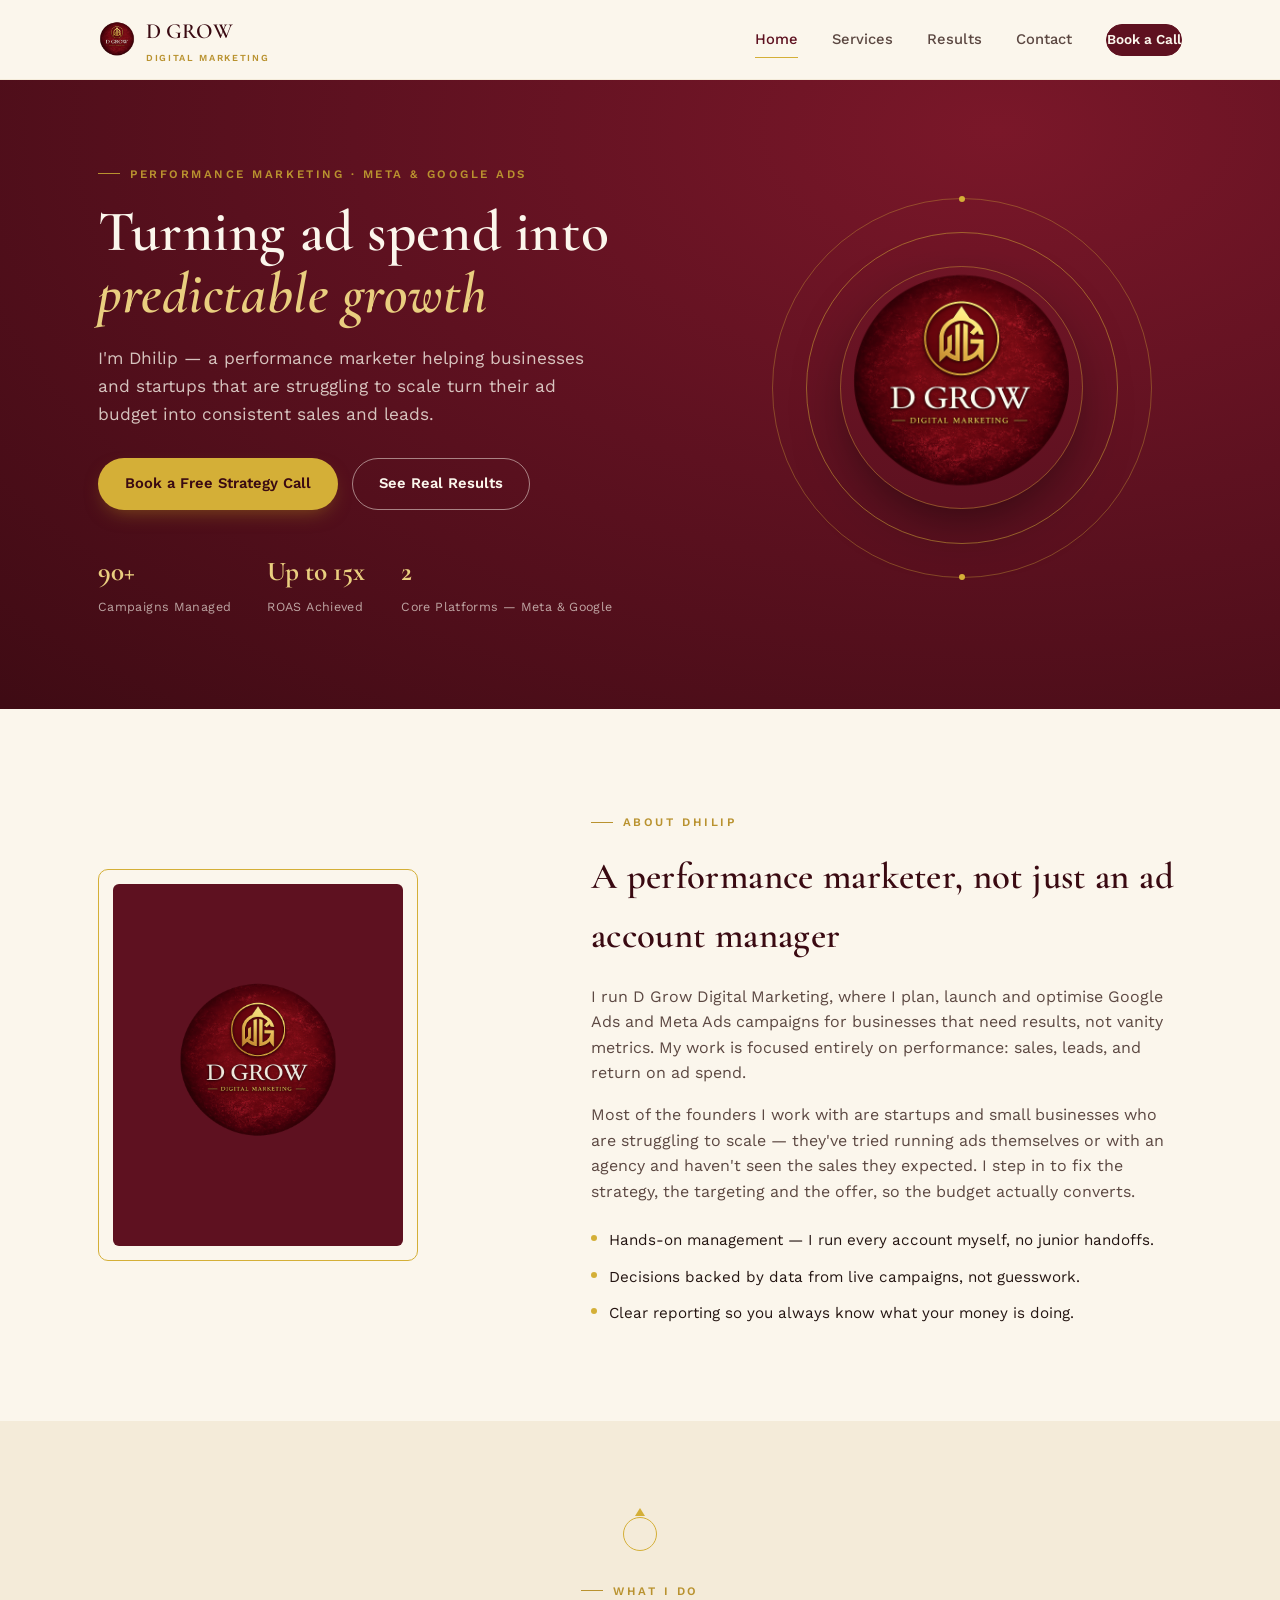
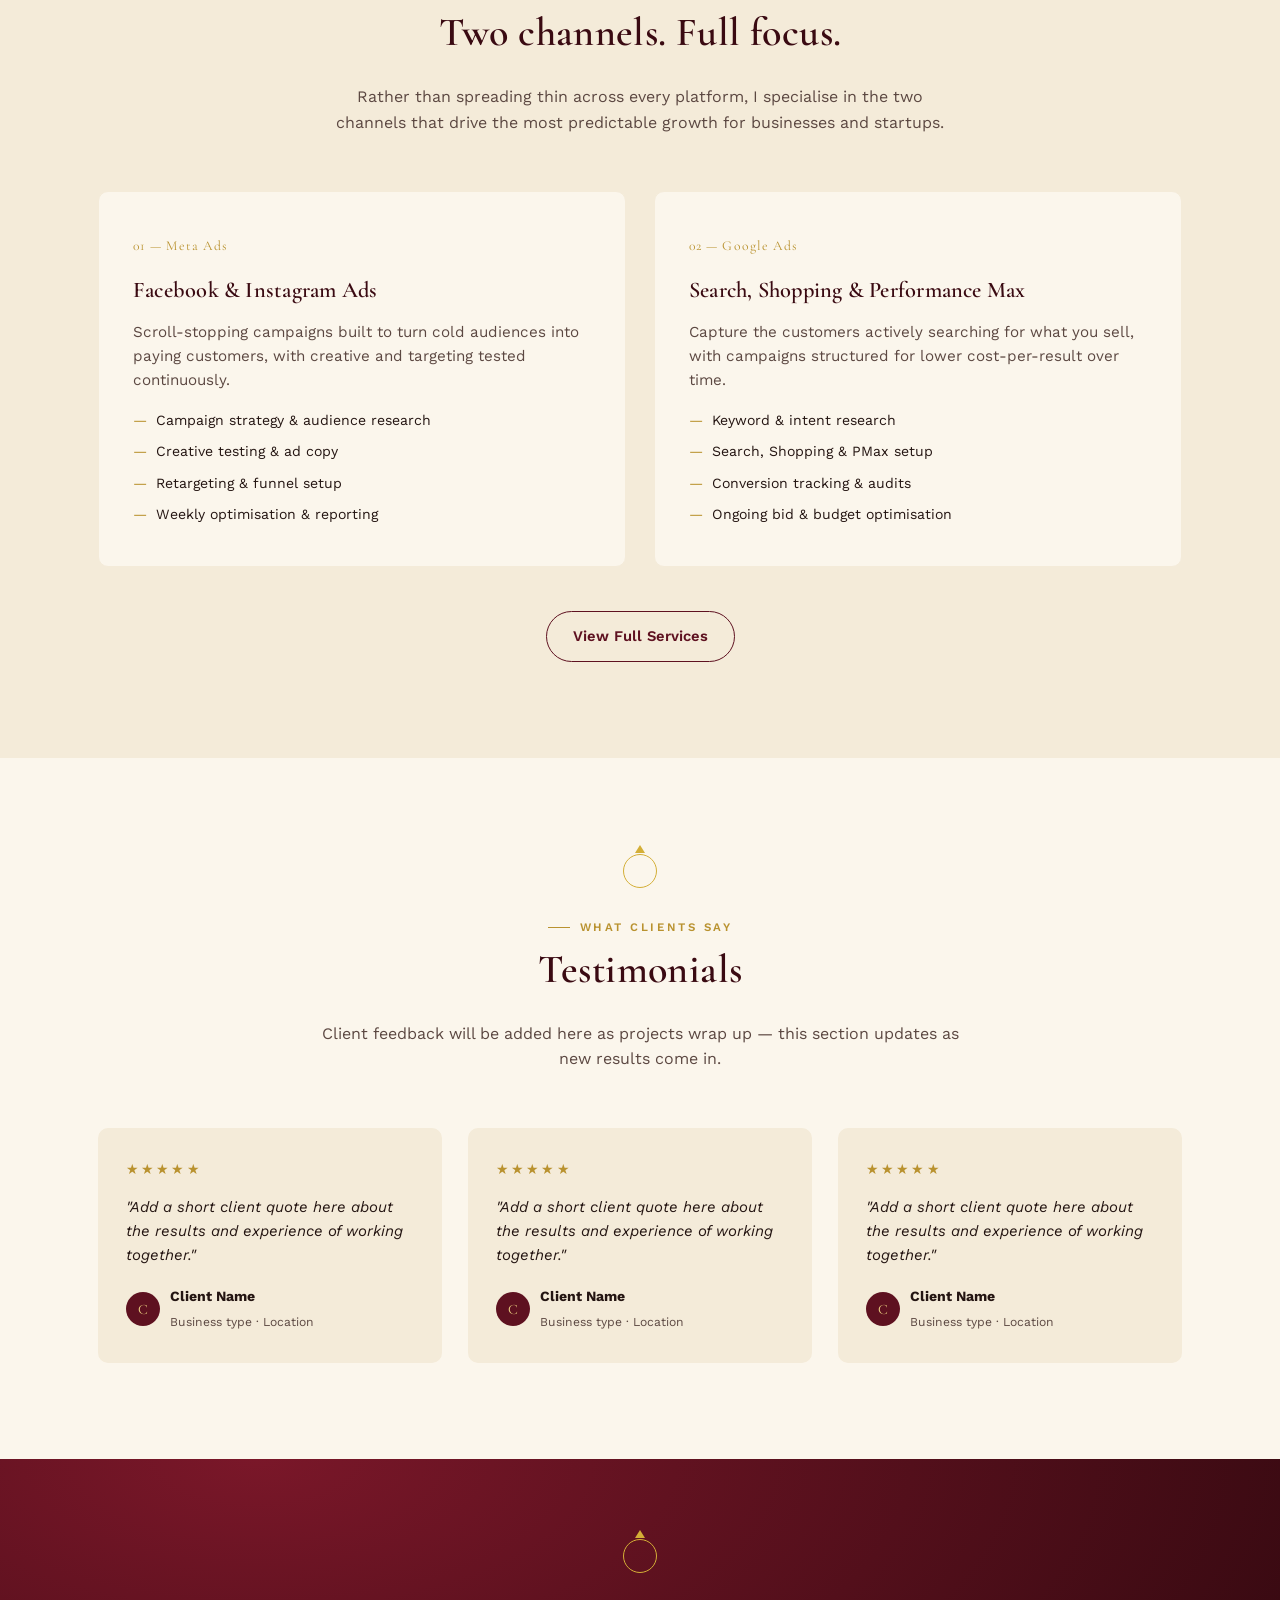
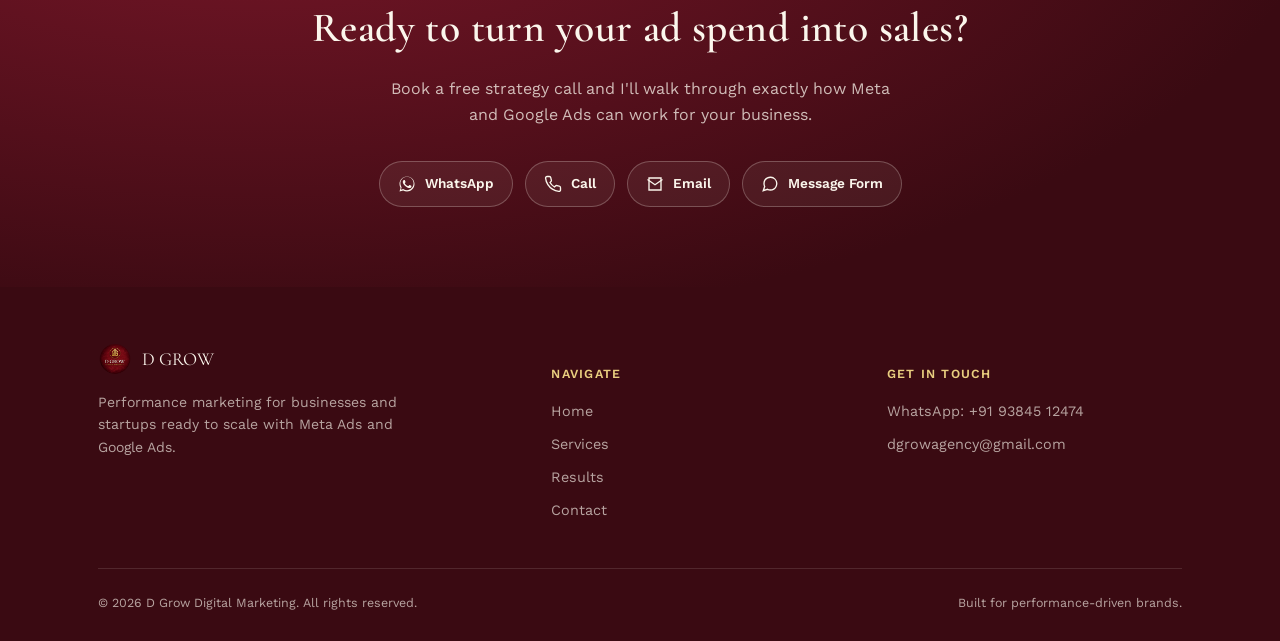
<file: index.html>
<!DOCTYPE html>
<html lang="en">
<head>
<meta charset="UTF-8">
<meta name="viewport" content="width=device-width, initial-scale=1.0">
<title>D Grow — Performance Marketing by Dhilip</title>
<meta name="description" content="D Grow is a performance marketing studio run by Dhilip, helping businesses and startups scale with Google Ads and Meta Ads.">
<link rel="icon" href="assets/logo.jpg">
<link rel="preconnect" href="https://fonts.googleapis.com">
<link rel="preconnect" href="https://fonts.gstatic.com" crossorigin>
<link href="https://fonts.googleapis.com/css2?family=Cormorant+Garamond:ital,wght@0,500;0,600;0,700;1,500&family=Work+Sans:wght@400;500;600;700&display=swap" rel="stylesheet">
<link rel="stylesheet" href="styles.css">
</head>
<body>

<header class="site-header">
  <nav class="nav">
    <a href="index.html" class="brand">
      <img src="assets/logo.jpg" alt="D Grow logo">
      <span>D GROW<span class="sub">Digital Marketing</span></span>
    </a>
    <button class="nav-toggle" aria-label="Toggle menu" aria-expanded="false">
      <span></span><span></span><span></span>
    </button>
    <div class="nav-links">
      <a href="index.html" aria-current="page">Home</a>
      <a href="services.html">Services</a>
      <a href="results.html">Results</a>
      <a href="contact.html">Contact</a>
      <a href="contact.html" class="nav-cta">Book a Call</a>
    </div>
  </nav>
</header>

<main>

  <!-- ============ HERO ============ -->
  <section class="hero">
    <div class="container hero-grid">
      <div class="reveal in">
        <span class="eyebrow">Performance Marketing · Meta &amp; Google Ads</span>
        <h1>Turning ad spend into <em>predictable growth</em></h1>
        <p class="lead">I'm Dhilip — a performance marketer helping businesses and startups that are struggling to scale turn their ad budget into consistent sales and leads.</p>
        <div class="hero-actions">
          <a href="contact.html" class="btn btn-primary">Book a Free Strategy Call</a>
          <a href="results.html" class="btn btn-outline">See Real Results</a>
        </div>
        <div class="hero-stats">
          <div class="stat"><b>90+</b><span>Campaigns Managed</span></div>
          <div class="stat"><b>Up to 15x</b><span>ROAS Achieved</span></div>
          <div class="stat"><b>2</b><span>Core Platforms — Meta &amp; Google</span></div>
        </div>
      </div>
      <div class="hero-emblem reveal in">
        <div class="ring-outer"></div>
        <div class="ring-inner"></div>
        <img src="assets/logo.jpg" alt="D Grow emblem">
      </div>
    </div>
  </section>

  <!-- ============ ABOUT ============ -->
  <section class="section section-ivory" id="about">
    <div class="container about-grid">
      <div class="about-portrait reveal">
        <div class="frame">
          <div class="frame-inner">
            <img src="assets/logo.jpg" alt="Dhilip — Founder, D Grow">
          </div>
        </div>
      </div>
      <div class="about-copy reveal">
        <span class="eyebrow">About Dhilip</span>
        <h2>A performance marketer, not just an ad account manager</h2>
        <p>I run D Grow Digital Marketing, where I plan, launch and optimise Google Ads and Meta Ads campaigns for businesses that need results, not vanity metrics. My work is focused entirely on performance: sales, leads, and return on ad spend.</p>
        <p>Most of the founders I work with are startups and small businesses who are struggling to scale — they've tried running ads themselves or with an agency and haven't seen the sales they expected. I step in to fix the strategy, the targeting and the offer, so the budget actually converts.</p>
        <ul class="about-points">
          <li>Hands-on management — I run every account myself, no junior handoffs.</li>
          <li>Decisions backed by data from live campaigns, not guesswork.</li>
          <li>Clear reporting so you always know what your money is doing.</li>
        </ul>
      </div>
    </div>
  </section>

  <!-- ============ SERVICES (teaser) ============ -->
  <section class="section section-tint" id="services">
    <div class="container">
      <div class="section-head reveal">
        <div class="ring-divider"></div>
        <span class="eyebrow">What I Do</span>
        <h2>Two channels. Full focus.</h2>
        <p>Rather than spreading thin across every platform, I specialise in the two channels that drive the most predictable growth for businesses and startups.</p>
      </div>
      <div class="services-grid">
        <article class="service-card reveal">
          <span class="num">01 — Meta Ads</span>
          <h3>Facebook &amp; Instagram Ads</h3>
          <p>Scroll-stopping campaigns built to turn cold audiences into paying customers, with creative and targeting tested continuously.</p>
          <ul>
            <li>Campaign strategy &amp; audience research</li>
            <li>Creative testing &amp; ad copy</li>
            <li>Retargeting &amp; funnel setup</li>
            <li>Weekly optimisation &amp; reporting</li>
          </ul>
        </article>
        <article class="service-card reveal">
          <span class="num">02 — Google Ads</span>
          <h3>Search, Shopping &amp; Performance Max</h3>
          <p>Capture the customers actively searching for what you sell, with campaigns structured for lower cost-per-result over time.</p>
          <ul>
            <li>Keyword &amp; intent research</li>
            <li>Search, Shopping &amp; PMax setup</li>
            <li>Conversion tracking &amp; audits</li>
            <li>Ongoing bid &amp; budget optimisation</li>
          </ul>
        </article>
      </div>
      <div style="text-align:center; margin-top:44px;">
        <a href="services.html" class="btn btn-outline-dark">View Full Services</a>
      </div>
    </div>
  </section>

  <!-- ============ TESTIMONIALS ============ -->
  <section class="section section-ivory" id="testimonials">
    <div class="container">
      <div class="section-head reveal">
        <div class="ring-divider"></div>
        <span class="eyebrow">What Clients Say</span>
        <h2>Testimonials</h2>
        <p>Client feedback will be added here as projects wrap up — this section updates as new results come in.</p>
      </div>
      <div class="testi-grid">
        <div class="testi-card reveal">
          <div class="stars">★★★★★</div>
          <p>"Add a short client quote here about the results and experience of working together."</p>
          <div class="who">
            <div class="dot">C</div>
            <div><b>Client Name</b><span>Business type · Location</span></div>
          </div>
        </div>
        <div class="testi-card reveal">
          <div class="stars">★★★★★</div>
          <p>"Add a short client quote here about the results and experience of working together."</p>
          <div class="who">
            <div class="dot">C</div>
            <div><b>Client Name</b><span>Business type · Location</span></div>
          </div>
        </div>
        <div class="testi-card reveal">
          <div class="stars">★★★★★</div>
          <p>"Add a short client quote here about the results and experience of working together."</p>
          <div class="who">
            <div class="dot">C</div>
            <div><b>Client Name</b><span>Business type · Location</span></div>
          </div>
        </div>
      </div>
    </div>
  </section>

  <!-- ============ CTA BAND ============ -->
  <section class="cta-band">
    <div class="container">
      <div class="ring-divider" style="border-color:var(--gold-300)"></div>
      <h2>Ready to turn your ad spend into sales?</h2>
      <p>Book a free strategy call and I'll walk through exactly how Meta and Google Ads can work for your business.</p>
      <div class="contact-cluster">
        <a class="contact-chip on-dark" href="https://wa.me/919384512474" target="_blank" rel="noopener">
          <svg viewBox="0 0 24 24" fill="currentColor"><path d="M17.5 14.4c-.3-.2-1.7-.9-2-1-.3-.1-.5-.2-.7.1-.2.3-.8 1-.9 1.2-.2.2-.3.2-.6.1-.3-.2-1.3-.5-2.4-1.5-.9-.8-1.5-1.8-1.7-2.1-.2-.3 0-.5.1-.6.1-.1.3-.3.4-.5.1-.2.2-.3.3-.5.1-.2 0-.4 0-.5C10 9 9.4 7.6 9.2 7c-.2-.5-.4-.5-.6-.5h-.5c-.2 0-.5.1-.7.4-.3.3-1 1-1 2.4s1 2.8 1.2 3c.1.2 2 3 4.8 4.3.7.3 1.2.5 1.6.6.7.2 1.3.2 1.8.1.5-.1 1.7-.7 1.9-1.4.2-.7.2-1.2.2-1.4-.1-.1-.3-.2-.6-.3z"/><path d="M12 2C6.5 2 2 6.5 2 12c0 1.9.5 3.6 1.4 5.2L2 22l4.9-1.3C8.5 21.5 10.2 22 12 22c5.5 0 10-4.5 10-10S17.5 2 12 2zm0 18.2c-1.7 0-3.3-.5-4.6-1.3l-.3-.2-3.2.8.9-3.1-.2-.3C3.7 14 3.2 12.5 3.2 11 3.2 6.1 7.1 2.2 12 2.2S20.8 6.1 20.8 11 16.9 20.2 12 20.2z"/></svg>
          WhatsApp
        </a>
        <a class="contact-chip on-dark" href="tel:+919384512474">
          <svg viewBox="0 0 24 24" fill="none" stroke="currentColor" stroke-width="1.8"><path d="M22 16.9v3a2 2 0 0 1-2.2 2 19.8 19.8 0 0 1-8.6-3.1 19.5 19.5 0 0 1-6-6 19.8 19.8 0 0 1-3.1-8.7A2 2 0 0 1 4.1 2h3a2 2 0 0 1 2 1.7c.1 1 .3 2 .7 2.9a2 2 0 0 1-.5 2.1L8 10a16 16 0 0 0 6 6l1.3-1.3a2 2 0 0 1 2.1-.5c.9.4 1.9.6 2.9.7a2 2 0 0 1 1.7 2z"/></svg>
          Call
        </a>
        <a class="contact-chip on-dark" href="mailto:dgrowagency@gmail.com">
          <svg viewBox="0 0 24 24" fill="none" stroke="currentColor" stroke-width="1.8"><path d="M4 4h16v16H4z"/><path d="M22 6l-10 7L2 6"/></svg>
          Email
        </a>
        <a class="contact-chip on-dark" href="contact.html">
          <svg viewBox="0 0 24 24" fill="none" stroke="currentColor" stroke-width="1.8"><path d="M21 11.5a8.4 8.4 0 0 1-.9 3.8 8.5 8.5 0 0 1-7.6 4.7 8.4 8.4 0 0 1-3.8-.9L3 21l1.9-5.7a8.4 8.4 0 0 1-.9-3.8 8.5 8.5 0 0 1 4.7-7.6 8.4 8.4 0 0 1 3.8-.9h.5a8.48 8.48 0 0 1 8 8v.5z"/></svg>
          Message Form
        </a>
      </div>
    </div>
  </section>

</main>

<footer class="site-footer">
  <div class="container">
    <div class="footer-grid">
      <div>
        <div class="footer-brand">
          <img src="assets/logo.jpg" alt="D Grow logo">
          <span>D GROW</span>
        </div>
        <p style="max-width:34ch; font-size:.88rem;">Performance marketing for businesses and startups ready to scale with Meta Ads and Google Ads.</p>
      </div>
      <div class="footer-col">
        <h5>Navigate</h5>
        <a href="index.html">Home</a>
        <a href="services.html">Services</a>
        <a href="results.html">Results</a>
        <a href="contact.html">Contact</a>
      </div>
      <div class="footer-col">
        <h5>Get In Touch</h5>
        <a href="https://wa.me/919384512474" target="_blank" rel="noopener">WhatsApp: +91 93845 12474</a>
        <a href="mailto:dgrowagency@gmail.com">dgrowagency@gmail.com</a>
      </div>
    </div>
    <div class="footer-bottom">
      <span>© 2026 D Grow Digital Marketing. All rights reserved.</span>
      <span>Built for performance-driven brands.</span>
    </div>
  </div>
</footer>

<script src="script.js"></script>
</body>
</html>
</file>
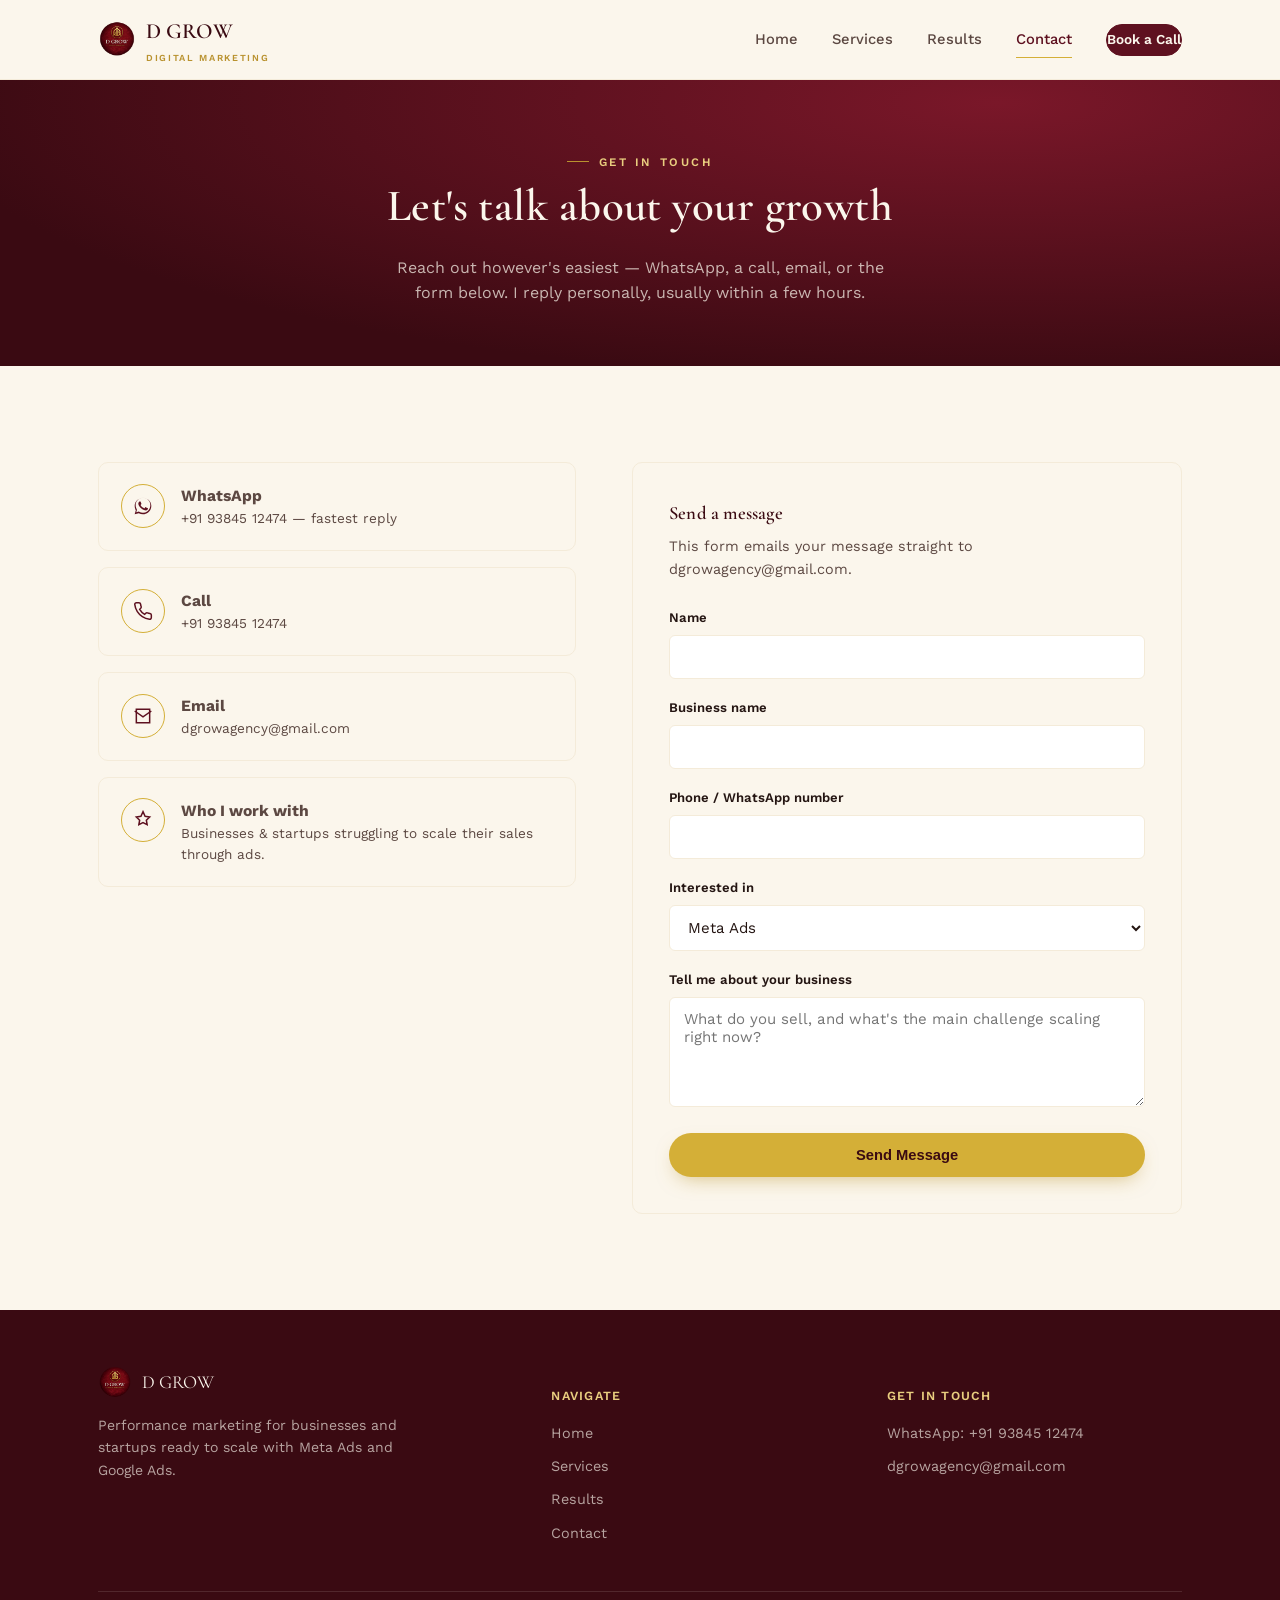
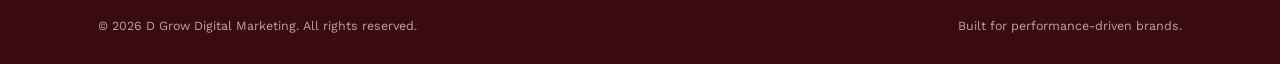
<file: contact.html>
<!DOCTYPE html>
<html lang="en">
<head>
<meta charset="UTF-8">
<meta name="viewport" content="width=device-width, initial-scale=1.0">
<title>Contact — D Grow Digital Marketing</title>
<meta name="description" content="Get in touch with D Grow for Meta Ads and Google Ads management — WhatsApp, call, email, or send a message.">
<link rel="icon" href="assets/logo.jpg">
<link rel="preconnect" href="https://fonts.googleapis.com">
<link rel="preconnect" href="https://fonts.gstatic.com" crossorigin>
<link href="https://fonts.googleapis.com/css2?family=Cormorant+Garamond:ital,wght@0,500;0,600;0,700;1,500&family=Work+Sans:wght@400;500;600;700&display=swap" rel="stylesheet">
<link rel="stylesheet" href="styles.css">
<style>
  .contact-wrap{ display:grid; grid-template-columns:1fr 1.15fr; gap:56px; align-items:flex-start; }
  .contact-options{ display:grid; gap:16px; }
  .option-card{
    display:flex; align-items:center; gap:16px;
    padding:20px 22px; border-radius:var(--radius-m);
    border:1px solid var(--ivory-100); background:var(--ivory-50);
    transition:border-color .18s var(--ease), transform .18s var(--ease);
  }
  .option-card:hover{ border-color:var(--gold-400); transform:translateY(-2px); }
  .option-card .ic{
    width:44px; height:44px; border-radius:50%;
    border:1px solid var(--gold-400); flex-shrink:0;
    display:flex; align-items:center; justify-content:center; color:var(--maroon-800);
  }
  .option-card .ic svg{ width:20px; height:20px; }
  .option-card b{ display:block; font-size:.98rem; }
  .option-card span{ font-size:.85rem; color:var(--ink-600); }
  .form-card{
    background:var(--ivory-50); border:1px solid var(--ivory-100);
    border-radius:var(--radius-m); padding:36px;
  }
  .field{ margin-bottom:18px; }
  .field label{ display:block; font-size:.82rem; font-weight:600; margin-bottom:7px; color:var(--ink-900); }
  .field input, .field select, .field textarea{
    width:100%; padding:12px 14px; border-radius:6px;
    border:1px solid var(--ivory-100); background:#fff;
    font-family:var(--sans); font-size:.94rem; color:var(--ink-900);
  }
  .field input:focus, .field select:focus, .field textarea:focus{
    outline:none; border-color:var(--gold-400);
  }
  .field textarea{ resize:vertical; min-height:110px; }
  @media (max-width:860px){ .contact-wrap{ grid-template-columns:1fr; } }
</style>
</head>
<body>

<header class="site-header">
  <nav class="nav">
    <a href="index.html" class="brand">
      <img src="assets/logo.jpg" alt="D Grow logo">
      <span>D GROW<span class="sub">Digital Marketing</span></span>
    </a>
    <button class="nav-toggle" aria-label="Toggle menu" aria-expanded="false">
      <span></span><span></span><span></span>
    </button>
    <div class="nav-links">
      <a href="index.html">Home</a>
      <a href="services.html">Services</a>
      <a href="results.html">Results</a>
      <a href="contact.html" aria-current="page">Contact</a>
      <a href="contact.html" class="nav-cta">Book a Call</a>
    </div>
  </nav>
</header>

<main>

  <section class="page-hero">
    <div class="container">
      <span class="eyebrow" style="color:var(--gold-300)">Get In Touch</span>
      <h1>Let's talk about your growth</h1>
      <p>Reach out however's easiest — WhatsApp, a call, email, or the form below. I reply personally, usually within a few hours.</p>
    </div>
  </section>

  <section class="section section-ivory">
    <div class="container contact-wrap">

      <div class="reveal">
        <div class="contact-options">
          <a class="option-card" href="https://wa.me/919384512474" target="_blank" rel="noopener">
            <span class="ic"><svg viewBox="0 0 24 24" fill="currentColor"><path d="M17.5 14.4c-.3-.2-1.7-.9-2-1-.3-.1-.5-.2-.7.1-.2.3-.8 1-.9 1.2-.2.2-.3.2-.6.1-.3-.2-1.3-.5-2.4-1.5-.9-.8-1.5-1.8-1.7-2.1-.2-.3 0-.5.1-.6.1-.1.3-.3.4-.5.1-.2.2-.3.3-.5.1-.2 0-.4 0-.5C10 9 9.4 7.6 9.2 7c-.2-.5-.4-.5-.6-.5h-.5c-.2 0-.5.1-.7.4-.3.3-1 1-1 2.4s1 2.8 1.2 3c.1.2 2 3 4.8 4.3.7.3 1.2.5 1.6.6.7.2 1.3.2 1.8.1.5-.1 1.7-.7 1.9-1.4.2-.7.2-1.2.2-1.4-.1-.1-.3-.2-.6-.3z"/><path d="M12 2C6.5 2 2 6.5 2 12c0 1.9.5 3.6 1.4 5.2L2 22l4.9-1.3C8.5 21.5 10.2 22 12 22c5.5 0 10-4.5 10-10S17.5 2 12 2zm0 18.2c-1.7 0-3.3-.5-4.6-1.3l-.3-.2-3.2.8.9-3.1-.2-.3C3.7 14 3.2 12.5 3.2 11 3.2 6.1 7.1 2.2 12 2.2S20.8 6.1 20.8 11 16.9 20.2 12 20.2z"/></svg></span>
            <span><b>WhatsApp</b><span>+91 93845 12474 — fastest reply</span></span>
          </a>
          <a class="option-card" href="tel:+919384512474">
            <span class="ic"><svg viewBox="0 0 24 24" fill="none" stroke="currentColor" stroke-width="1.8"><path d="M22 16.9v3a2 2 0 0 1-2.2 2 19.8 19.8 0 0 1-8.6-3.1 19.5 19.5 0 0 1-6-6 19.8 19.8 0 0 1-3.1-8.7A2 2 0 0 1 4.1 2h3a2 2 0 0 1 2 1.7c.1 1 .3 2 .7 2.9a2 2 0 0 1-.5 2.1L8 10a16 16 0 0 0 6 6l1.3-1.3a2 2 0 0 1 2.1-.5c.9.4 1.9.6 2.9.7a2 2 0 0 1 1.7 2z"/></svg></span>
            <span><b>Call</b><span>+91 93845 12474</span></span>
          </a>
          <a class="option-card" href="mailto:dgrowagency@gmail.com">
            <span class="ic"><svg viewBox="0 0 24 24" fill="none" stroke="currentColor" stroke-width="1.8"><path d="M4 4h16v16H4z"/><path d="M22 6l-10 7L2 6"/></svg></span>
            <span><b>Email</b><span>dgrowagency@gmail.com</span></span>
          </a>
          <div class="option-card" style="align-items:flex-start;">
            <span class="ic"><svg viewBox="0 0 24 24" fill="none" stroke="currentColor" stroke-width="1.8"><path d="M12 2l2.5 5.5L20 8.3l-4 3.9 1 5.5-5-2.6-5 2.6 1-5.5-4-3.9 5.5-.8z"/></svg></span>
            <span><b>Who I work with</b><span>Businesses &amp; startups struggling to scale their sales through ads.</span></span>
          </div>
        </div>
      </div>

      <div class="form-card reveal">
        <h3 style="margin-bottom:6px;">Send a message</h3>
        <p style="color:var(--ink-600); font-size:.9rem; margin-bottom:26px;">This form emails your message straight to dgrowagency@gmail.com.</p>

        <form action="https://formsubmit.co/dgrowagency@gmail.com" method="POST">
          <input type="hidden" name="_subject" value="New enquiry from D Grow website">
          <input type="hidden" name="_template" value="box">
          <input type="hidden" name="_captcha" value="false">
          <input type="hidden" name="_next" value="contact.html?sent=true">

          <div class="field">
            <label for="name">Name</label>
            <input type="text" id="name" name="Name" required>
          </div>
          <div class="field">
            <label for="business">Business name</label>
            <input type="text" id="business" name="Business Name">
          </div>
          <div class="field">
            <label for="phone">Phone / WhatsApp number</label>
            <input type="tel" id="phone" name="Phone" required>
          </div>
          <div class="field">
            <label for="channel">Interested in</label>
            <select id="channel" name="Interested In">
              <option>Meta Ads</option>
              <option>Google Ads</option>
              <option>Both / Not sure yet</option>
            </select>
          </div>
          <div class="field">
            <label for="message">Tell me about your business</label>
            <textarea id="message" name="Message" placeholder="What do you sell, and what's the main challenge scaling right now?" required></textarea>
          </div>
          <button type="submit" class="btn btn-primary" style="width:100%;">Send Message</button>
        </form>
      </div>

    </div>
  </section>

</main>

<footer class="site-footer">
  <div class="container">
    <div class="footer-grid">
      <div>
        <div class="footer-brand">
          <img src="assets/logo.jpg" alt="D Grow logo">
          <span>D GROW</span>
        </div>
        <p style="max-width:34ch; font-size:.88rem;">Performance marketing for businesses and startups ready to scale with Meta Ads and Google Ads.</p>
      </div>
      <div class="footer-col">
        <h5>Navigate</h5>
        <a href="index.html">Home</a>
        <a href="services.html">Services</a>
        <a href="results.html">Results</a>
        <a href="contact.html">Contact</a>
      </div>
      <div class="footer-col">
        <h5>Get In Touch</h5>
        <a href="https://wa.me/919384512474" target="_blank" rel="noopener">WhatsApp: +91 93845 12474</a>
        <a href="mailto:dgrowagency@gmail.com">dgrowagency@gmail.com</a>
      </div>
    </div>
    <div class="footer-bottom">
      <span>© 2026 D Grow Digital Marketing. All rights reserved.</span>
      <span>Built for performance-driven brands.</span>
    </div>
  </div>
</footer>

<script src="script.js"></script>
</body>
</html>
</file>
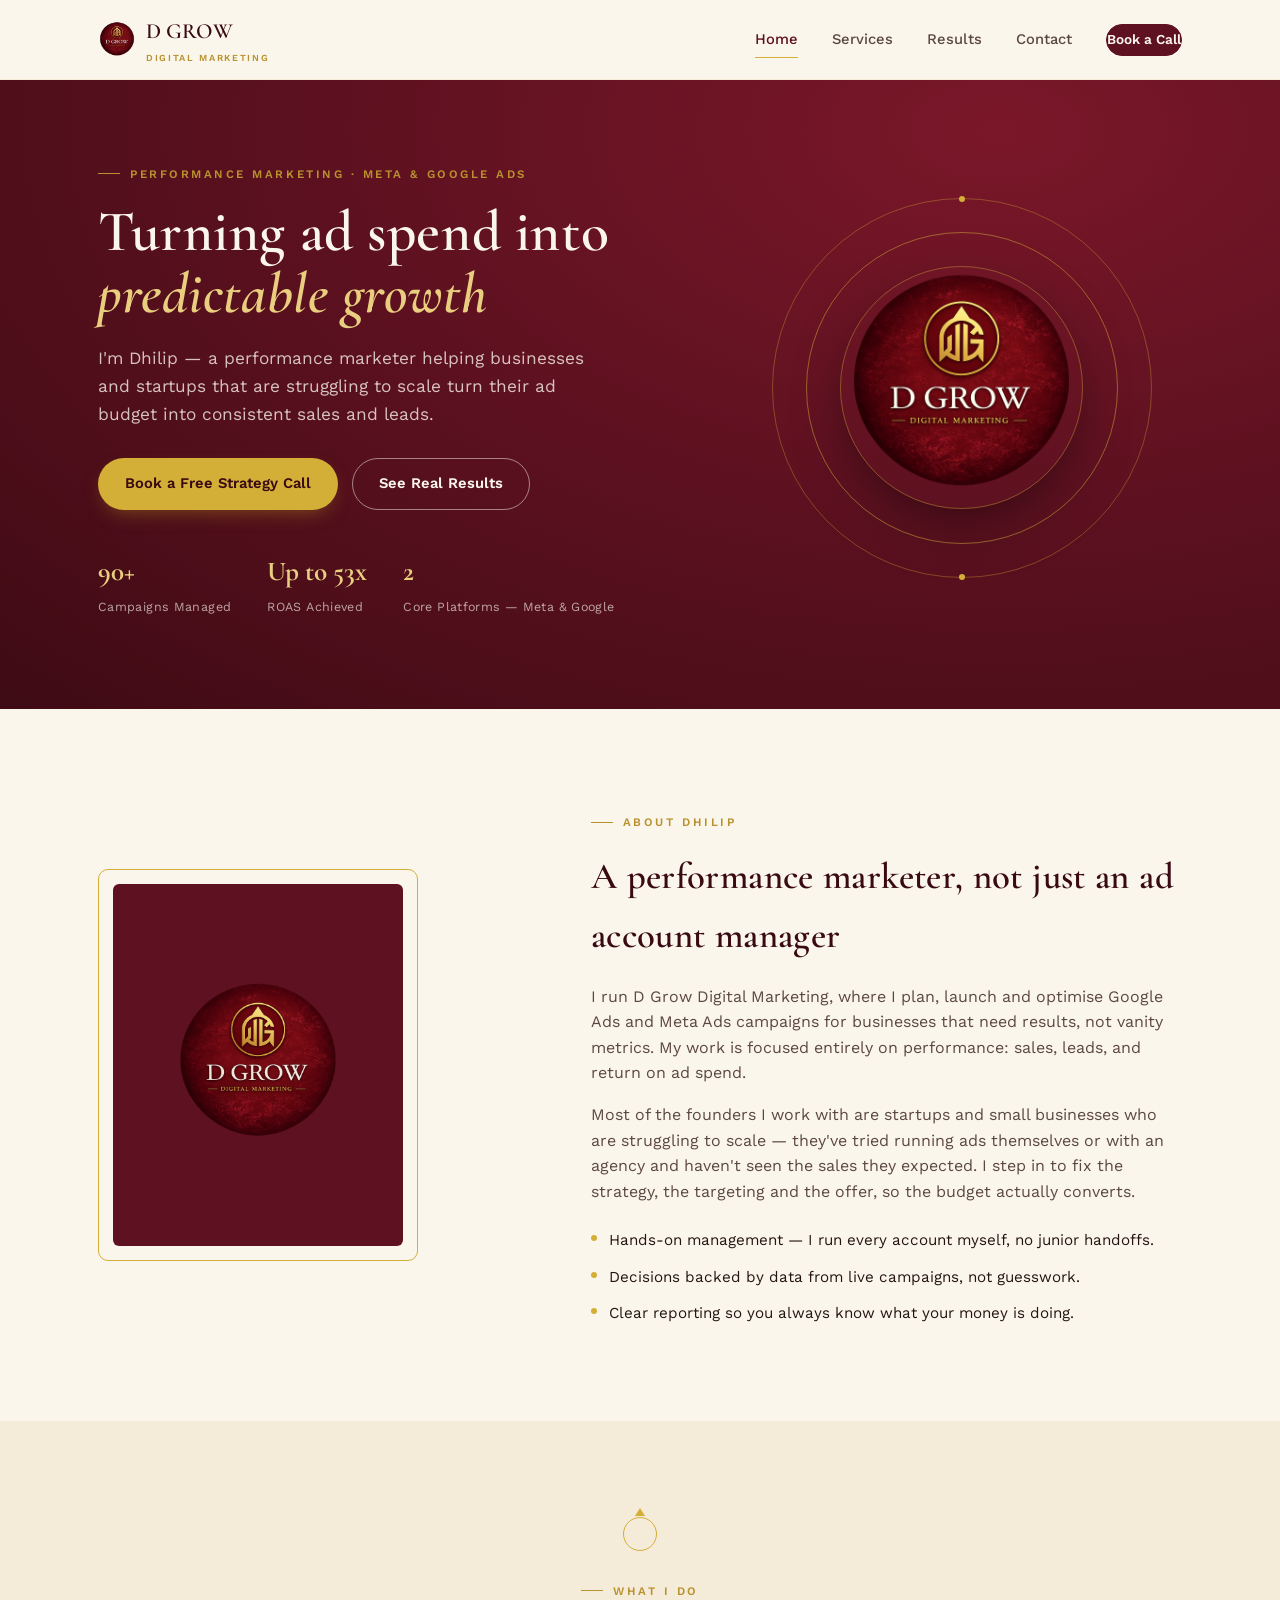
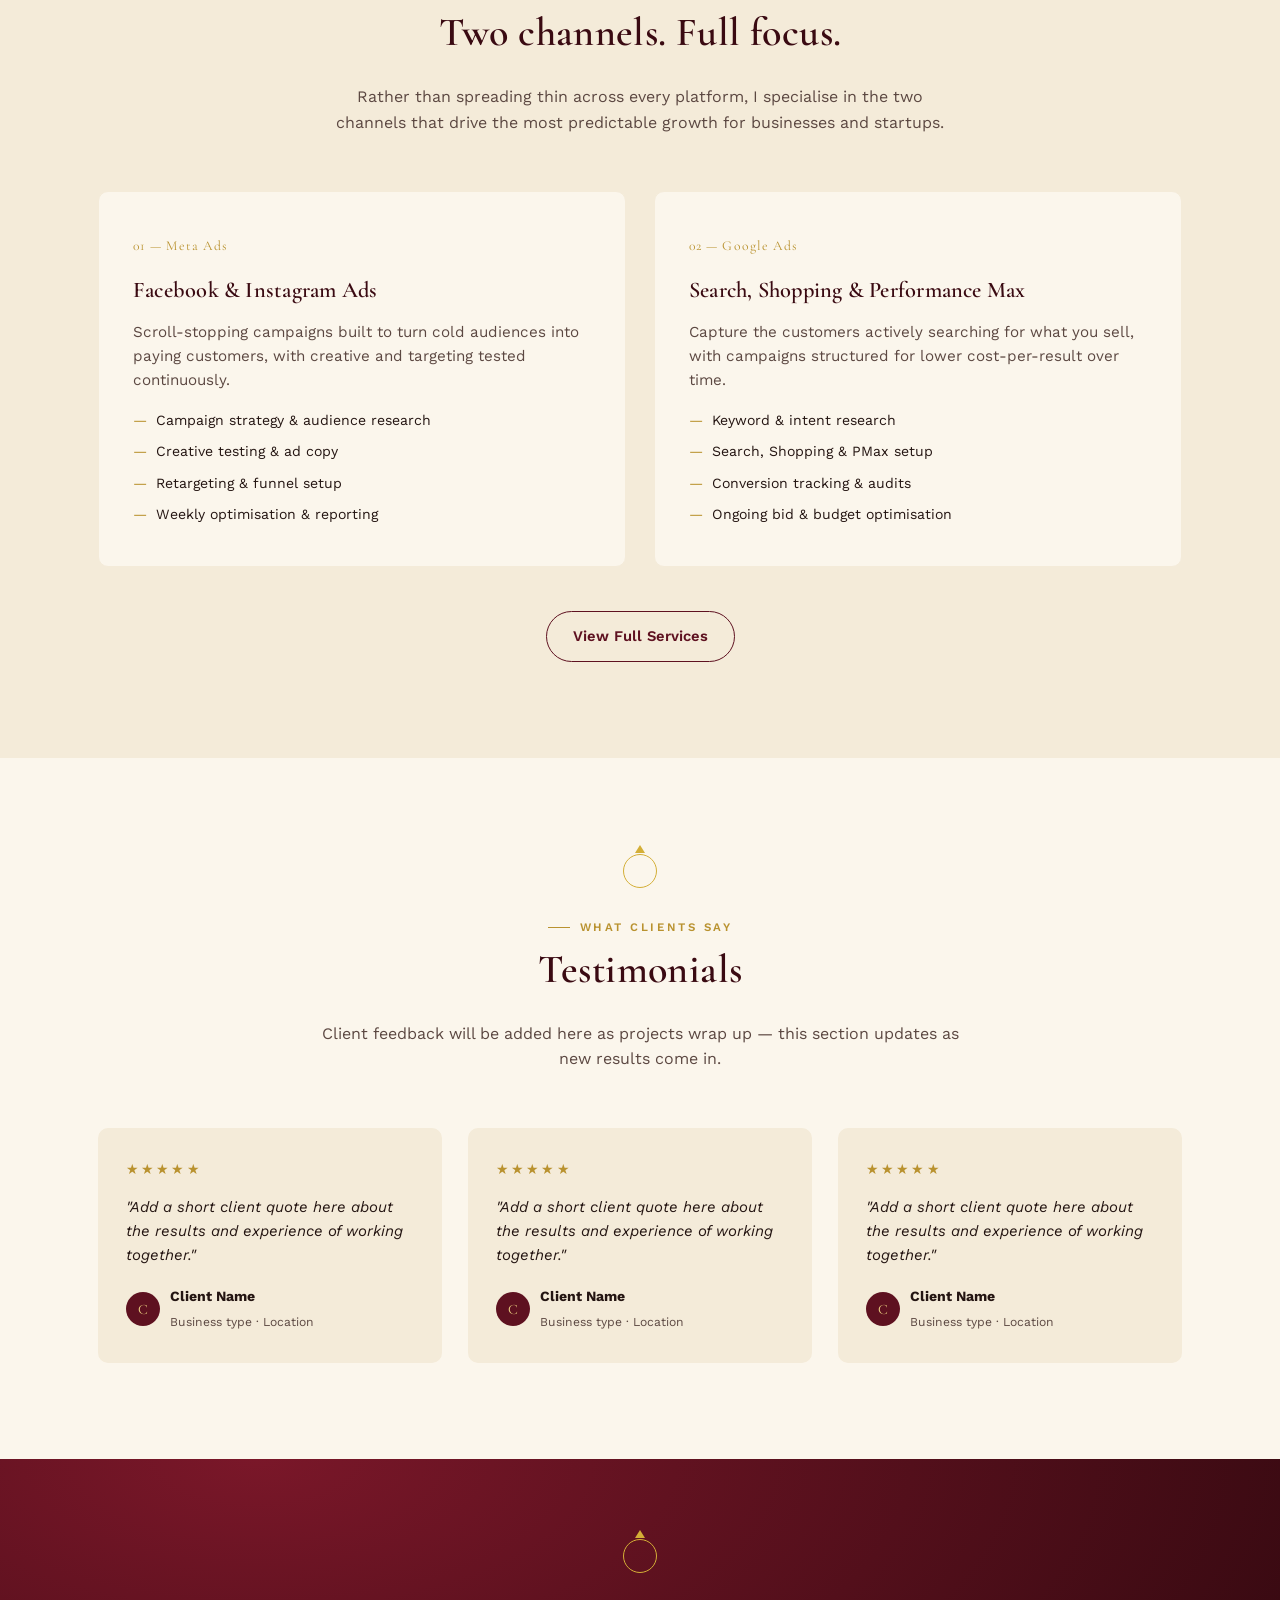
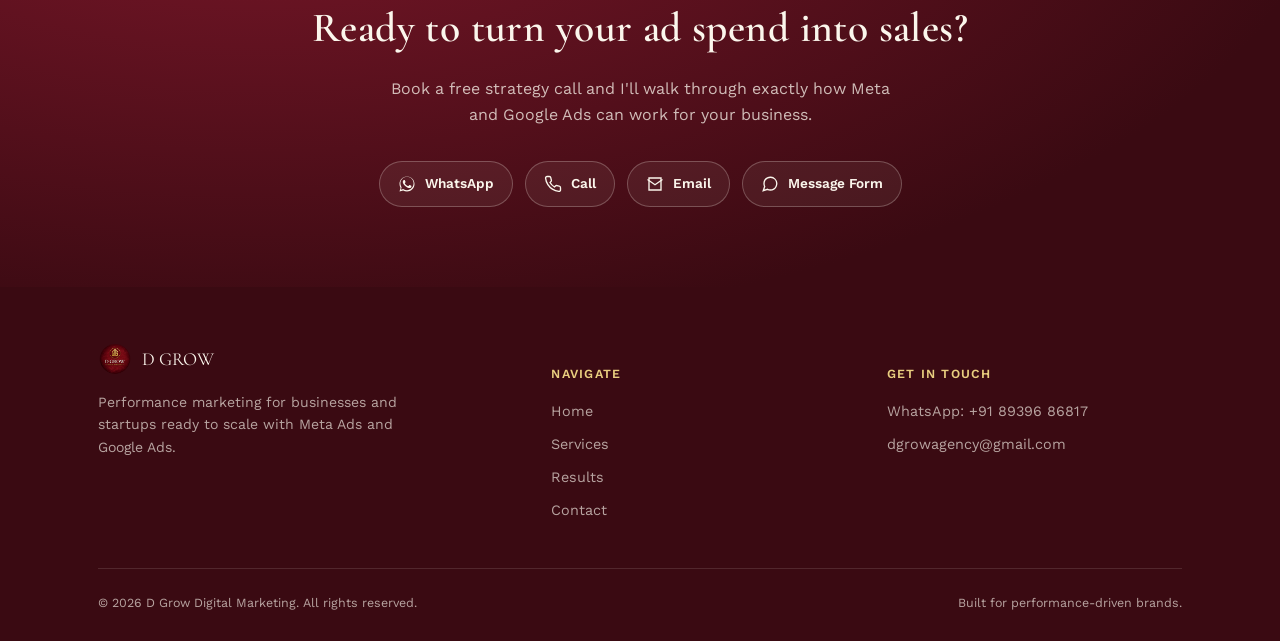
<file: index-1.html>
<!DOCTYPE html>
<html lang="en">
<head>
<meta charset="UTF-8">
<meta name="viewport" content="width=device-width, initial-scale=1.0">
<title>D Grow — Performance Marketing by Dhilip</title>
<meta name="description" content="D Grow is a performance marketing studio run by Dhilip, helping businesses and startups scale with Google Ads and Meta Ads.">
<link rel="icon" href="assets/logo.jpg">
<link rel="preconnect" href="https://fonts.googleapis.com">
<link rel="preconnect" href="https://fonts.gstatic.com" crossorigin>
<link href="https://fonts.googleapis.com/css2?family=Cormorant+Garamond:ital,wght@0,500;0,600;0,700;1,500&family=Work+Sans:wght@400;500;600;700&display=swap" rel="stylesheet">
<link rel="stylesheet" href="styles.css">
</head>
<body>

<header class="site-header">
  <nav class="nav">
    <a href="index.html" class="brand">
      <img src="assets/logo.jpg" alt="D Grow logo">
      <span>D GROW<span class="sub">Digital Marketing</span></span>
    </a>
    <button class="nav-toggle" aria-label="Toggle menu" aria-expanded="false">
      <span></span><span></span><span></span>
    </button>
    <div class="nav-links">
      <a href="index.html" aria-current="page">Home</a>
      <a href="services.html">Services</a>
      <a href="results.html">Results</a>
      <a href="contact.html">Contact</a>
      <a href="contact.html" class="nav-cta">Book a Call</a>
    </div>
  </nav>
</header>

<main>

  <!-- ============ HERO ============ -->
  <section class="hero">
    <div class="container hero-grid">
      <div class="reveal in">
        <span class="eyebrow">Performance Marketing · Meta &amp; Google Ads</span>
        <h1>Turning ad spend into <em>predictable growth</em></h1>
        <p class="lead">I'm Dhilip — a performance marketer helping businesses and startups that are struggling to scale turn their ad budget into consistent sales and leads.</p>
        <div class="hero-actions">
          <a href="contact.html" class="btn btn-primary">Book a Free Strategy Call</a>
          <a href="results.html" class="btn btn-outline">See Real Results</a>
        </div>
        <div class="hero-stats">
          <div class="stat"><b>90+</b><span>Campaigns Managed</span></div>
          <div class="stat"><b>Up to 53x</b><span>ROAS Achieved</span></div>
          <div class="stat"><b>2</b><span>Core Platforms — Meta &amp; Google</span></div>
        </div>
      </div>
      <div class="hero-emblem reveal in">
        <div class="ring-outer"></div>
        <div class="ring-inner"></div>
        <img src="assets/logo.jpg" alt="D Grow emblem">
      </div>
    </div>
  </section>

  <!-- ============ ABOUT ============ -->
  <section class="section section-ivory" id="about">
    <div class="container about-grid">
      <div class="about-portrait reveal">
        <div class="frame">
          <div class="frame-inner">
            <img src="assets/logo.jpg" alt="Dhilip — Founder, D Grow">
          </div>
        </div>
      </div>
      <div class="about-copy reveal">
        <span class="eyebrow">About Dhilip</span>
        <h2>A performance marketer, not just an ad account manager</h2>
        <p>I run D Grow Digital Marketing, where I plan, launch and optimise Google Ads and Meta Ads campaigns for businesses that need results, not vanity metrics. My work is focused entirely on performance: sales, leads, and return on ad spend.</p>
        <p>Most of the founders I work with are startups and small businesses who are struggling to scale — they've tried running ads themselves or with an agency and haven't seen the sales they expected. I step in to fix the strategy, the targeting and the offer, so the budget actually converts.</p>
        <ul class="about-points">
          <li>Hands-on management — I run every account myself, no junior handoffs.</li>
          <li>Decisions backed by data from live campaigns, not guesswork.</li>
          <li>Clear reporting so you always know what your money is doing.</li>
        </ul>
      </div>
    </div>
  </section>

  <!-- ============ SERVICES (teaser) ============ -->
  <section class="section section-tint" id="services">
    <div class="container">
      <div class="section-head reveal">
        <div class="ring-divider"></div>
        <span class="eyebrow">What I Do</span>
        <h2>Two channels. Full focus.</h2>
        <p>Rather than spreading thin across every platform, I specialise in the two channels that drive the most predictable growth for businesses and startups.</p>
      </div>
      <div class="services-grid">
        <article class="service-card reveal">
          <span class="num">01 — Meta Ads</span>
          <h3>Facebook &amp; Instagram Ads</h3>
          <p>Scroll-stopping campaigns built to turn cold audiences into paying customers, with creative and targeting tested continuously.</p>
          <ul>
            <li>Campaign strategy &amp; audience research</li>
            <li>Creative testing &amp; ad copy</li>
            <li>Retargeting &amp; funnel setup</li>
            <li>Weekly optimisation &amp; reporting</li>
          </ul>
        </article>
        <article class="service-card reveal">
          <span class="num">02 — Google Ads</span>
          <h3>Search, Shopping &amp; Performance Max</h3>
          <p>Capture the customers actively searching for what you sell, with campaigns structured for lower cost-per-result over time.</p>
          <ul>
            <li>Keyword &amp; intent research</li>
            <li>Search, Shopping &amp; PMax setup</li>
            <li>Conversion tracking &amp; audits</li>
            <li>Ongoing bid &amp; budget optimisation</li>
          </ul>
        </article>
      </div>
      <div style="text-align:center; margin-top:44px;">
        <a href="services.html" class="btn btn-outline-dark">View Full Services</a>
      </div>
    </div>
  </section>

  <!-- ============ TESTIMONIALS ============ -->
  <section class="section section-ivory" id="testimonials">
    <div class="container">
      <div class="section-head reveal">
        <div class="ring-divider"></div>
        <span class="eyebrow">What Clients Say</span>
        <h2>Testimonials</h2>
        <p>Client feedback will be added here as projects wrap up — this section updates as new results come in.</p>
      </div>
      <div class="testi-grid">
        <div class="testi-card reveal">
          <div class="stars">★★★★★</div>
          <p>"Add a short client quote here about the results and experience of working together."</p>
          <div class="who">
            <div class="dot">C</div>
            <div><b>Client Name</b><span>Business type · Location</span></div>
          </div>
        </div>
        <div class="testi-card reveal">
          <div class="stars">★★★★★</div>
          <p>"Add a short client quote here about the results and experience of working together."</p>
          <div class="who">
            <div class="dot">C</div>
            <div><b>Client Name</b><span>Business type · Location</span></div>
          </div>
        </div>
        <div class="testi-card reveal">
          <div class="stars">★★★★★</div>
          <p>"Add a short client quote here about the results and experience of working together."</p>
          <div class="who">
            <div class="dot">C</div>
            <div><b>Client Name</b><span>Business type · Location</span></div>
          </div>
        </div>
      </div>
    </div>
  </section>

  <!-- ============ CTA BAND ============ -->
  <section class="cta-band">
    <div class="container">
      <div class="ring-divider" style="border-color:var(--gold-300)"></div>
      <h2>Ready to turn your ad spend into sales?</h2>
      <p>Book a free strategy call and I'll walk through exactly how Meta and Google Ads can work for your business.</p>
      <div class="contact-cluster">
        <a class="contact-chip on-dark" href="https://wa.me/918939686817" target="_blank" rel="noopener">
          <svg viewBox="0 0 24 24" fill="currentColor"><path d="M17.5 14.4c-.3-.2-1.7-.9-2-1-.3-.1-.5-.2-.7.1-.2.3-.8 1-.9 1.2-.2.2-.3.2-.6.1-.3-.2-1.3-.5-2.4-1.5-.9-.8-1.5-1.8-1.7-2.1-.2-.3 0-.5.1-.6.1-.1.3-.3.4-.5.1-.2.2-.3.3-.5.1-.2 0-.4 0-.5C10 9 9.4 7.6 9.2 7c-.2-.5-.4-.5-.6-.5h-.5c-.2 0-.5.1-.7.4-.3.3-1 1-1 2.4s1 2.8 1.2 3c.1.2 2 3 4.8 4.3.7.3 1.2.5 1.6.6.7.2 1.3.2 1.8.1.5-.1 1.7-.7 1.9-1.4.2-.7.2-1.2.2-1.4-.1-.1-.3-.2-.6-.3z"/><path d="M12 2C6.5 2 2 6.5 2 12c0 1.9.5 3.6 1.4 5.2L2 22l4.9-1.3C8.5 21.5 10.2 22 12 22c5.5 0 10-4.5 10-10S17.5 2 12 2zm0 18.2c-1.7 0-3.3-.5-4.6-1.3l-.3-.2-3.2.8.9-3.1-.2-.3C3.7 14 3.2 12.5 3.2 11 3.2 6.1 7.1 2.2 12 2.2S20.8 6.1 20.8 11 16.9 20.2 12 20.2z"/></svg>
          WhatsApp
        </a>
        <a class="contact-chip on-dark" href="tel:+918939686817">
          <svg viewBox="0 0 24 24" fill="none" stroke="currentColor" stroke-width="1.8"><path d="M22 16.9v3a2 2 0 0 1-2.2 2 19.8 19.8 0 0 1-8.6-3.1 19.5 19.5 0 0 1-6-6 19.8 19.8 0 0 1-3.1-8.7A2 2 0 0 1 4.1 2h3a2 2 0 0 1 2 1.7c.1 1 .3 2 .7 2.9a2 2 0 0 1-.5 2.1L8 10a16 16 0 0 0 6 6l1.3-1.3a2 2 0 0 1 2.1-.5c.9.4 1.9.6 2.9.7a2 2 0 0 1 1.7 2z"/></svg>
          Call
        </a>
        <a class="contact-chip on-dark" href="mailto:dgrowagency@gmail.com">
          <svg viewBox="0 0 24 24" fill="none" stroke="currentColor" stroke-width="1.8"><path d="M4 4h16v16H4z"/><path d="M22 6l-10 7L2 6"/></svg>
          Email
        </a>
        <a class="contact-chip on-dark" href="contact.html">
          <svg viewBox="0 0 24 24" fill="none" stroke="currentColor" stroke-width="1.8"><path d="M21 11.5a8.4 8.4 0 0 1-.9 3.8 8.5 8.5 0 0 1-7.6 4.7 8.4 8.4 0 0 1-3.8-.9L3 21l1.9-5.7a8.4 8.4 0 0 1-.9-3.8 8.5 8.5 0 0 1 4.7-7.6 8.4 8.4 0 0 1 3.8-.9h.5a8.48 8.48 0 0 1 8 8v.5z"/></svg>
          Message Form
        </a>
      </div>
    </div>
  </section>

</main>

<footer class="site-footer">
  <div class="container">
    <div class="footer-grid">
      <div>
        <div class="footer-brand">
          <img src="assets/logo.jpg" alt="D Grow logo">
          <span>D GROW</span>
        </div>
        <p style="max-width:34ch; font-size:.88rem;">Performance marketing for businesses and startups ready to scale with Meta Ads and Google Ads.</p>
      </div>
      <div class="footer-col">
        <h5>Navigate</h5>
        <a href="index.html">Home</a>
        <a href="services.html">Services</a>
        <a href="results.html">Results</a>
        <a href="contact.html">Contact</a>
      </div>
      <div class="footer-col">
        <h5>Get In Touch</h5>
        <a href="https://wa.me/918939686817" target="_blank" rel="noopener">WhatsApp: +91 89396 86817</a>
        <a href="mailto:dgrowagency@gmail.com">dgrowagency@gmail.com</a>
      </div>
    </div>
    <div class="footer-bottom">
      <span>© 2026 D Grow Digital Marketing. All rights reserved.</span>
      <span>Built for performance-driven brands.</span>
    </div>
  </div>
</footer>

<script src="script.js"></script>
</body>
</html>
</file>
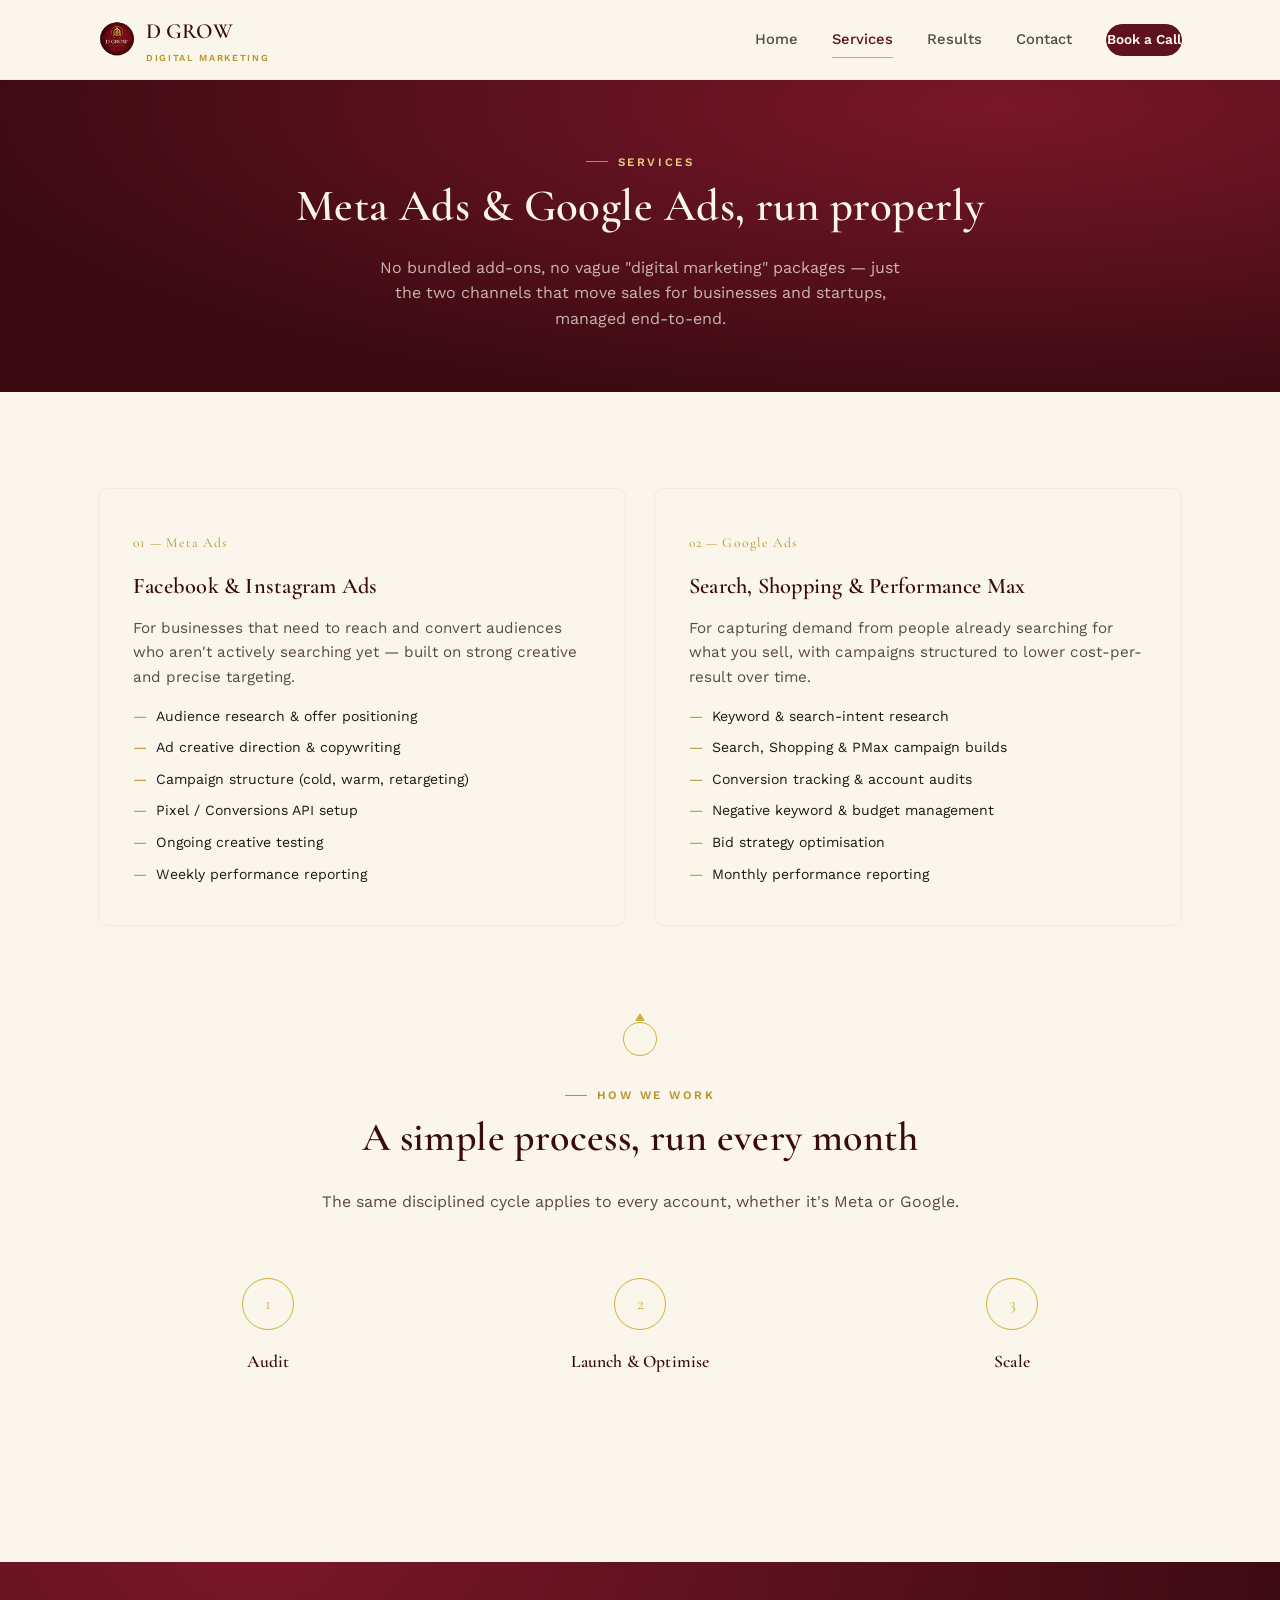
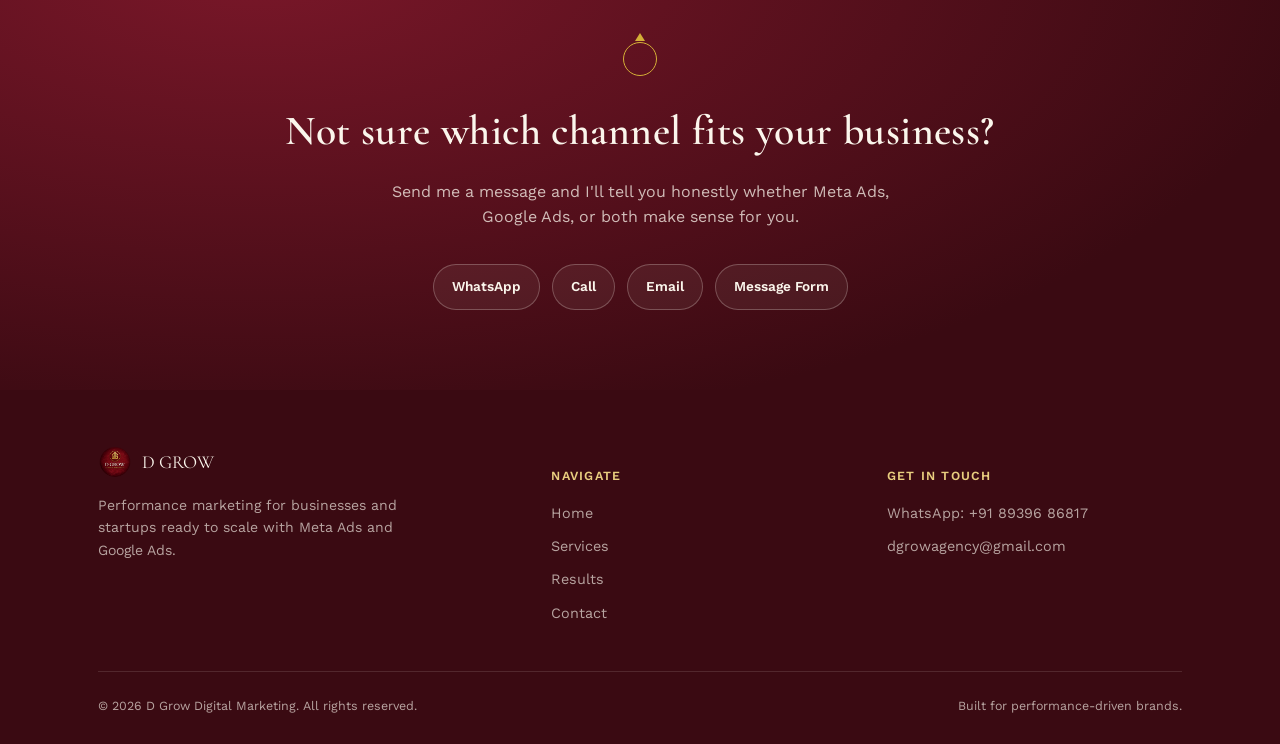
<file: services.html>
<!DOCTYPE html>
<html lang="en">
<head>
<meta charset="UTF-8">
<meta name="viewport" content="width=device-width, initial-scale=1.0">
<title>Services — D Grow Digital Marketing</title>
<meta name="description" content="Meta Ads and Google Ads services from D Grow — performance marketing built for businesses and startups ready to scale.">
<link rel="icon" href="assets/logo.jpg">
<link rel="preconnect" href="https://fonts.googleapis.com">
<link rel="preconnect" href="https://fonts.gstatic.com" crossorigin>
<link href="https://fonts.googleapis.com/css2?family=Cormorant+Garamond:ital,wght@0,500;0,600;0,700;1,500&family=Work+Sans:wght@400;500;600;700&display=swap" rel="stylesheet">
<link rel="stylesheet" href="styles.css">
</head>
<body>

<header class="site-header">
  <nav class="nav">
    <a href="index.html" class="brand">
      <img src="assets/logo.jpg" alt="D Grow logo">
      <span>D GROW<span class="sub">Digital Marketing</span></span>
    </a>
    <button class="nav-toggle" aria-label="Toggle menu" aria-expanded="false">
      <span></span><span></span><span></span>
    </button>
    <div class="nav-links">
      <a href="index.html">Home</a>
      <a href="services.html" aria-current="page">Services</a>
      <a href="results.html">Results</a>
      <a href="contact.html">Contact</a>
      <a href="contact.html" class="nav-cta">Book a Call</a>
    </div>
  </nav>
</header>

<main>

  <section class="page-hero">
    <div class="container">
      <span class="eyebrow" style="color:var(--gold-300)">Services</span>
      <h1>Meta Ads &amp; Google Ads, run properly</h1>
      <p>No bundled add-ons, no vague "digital marketing" packages — just the two channels that move sales for businesses and startups, managed end-to-end.</p>
    </div>
  </section>

  <section class="section section-ivory">
    <div class="container">
      <div class="services-grid">
        <article class="service-card reveal">
          <span class="num">01 — Meta Ads</span>
          <h3>Facebook &amp; Instagram Ads</h3>
          <p>For businesses that need to reach and convert audiences who aren't actively searching yet — built on strong creative and precise targeting.</p>
          <ul>
            <li>Audience research &amp; offer positioning</li>
            <li>Ad creative direction &amp; copywriting</li>
            <li>Campaign structure (cold, warm, retargeting)</li>
            <li>Pixel / Conversions API setup</li>
            <li>Ongoing creative testing</li>
            <li>Weekly performance reporting</li>
          </ul>
        </article>
        <article class="service-card reveal">
          <span class="num">02 — Google Ads</span>
          <h3>Search, Shopping &amp; Performance Max</h3>
          <p>For capturing demand from people already searching for what you sell, with campaigns structured to lower cost-per-result over time.</p>
          <ul>
            <li>Keyword &amp; search-intent research</li>
            <li>Search, Shopping &amp; PMax campaign builds</li>
            <li>Conversion tracking &amp; account audits</li>
            <li>Negative keyword &amp; budget management</li>
            <li>Bid strategy optimisation</li>
            <li>Monthly performance reporting</li>
          </ul>
        </article>
      </div>

      <div class="section-head reveal" style="margin-top:96px;">
        <div class="ring-divider"></div>
        <span class="eyebrow">How We Work</span>
        <h2>A simple process, run every month</h2>
        <p>The same disciplined cycle applies to every account, whether it's Meta or Google.</p>
      </div>
      <div class="process">
        <div class="process-step reveal">
          <div class="badge">1</div>
          <h4>Audit</h4>
          <p>Review your business, offer, past ad accounts and competitors to find where budget is being wasted.</p>
        </div>
        <div class="process-step reveal">
          <div class="badge">2</div>
          <h4>Launch &amp; Optimise</h4>
          <p>Build campaigns around the highest-intent audiences, then optimise weekly based on real performance data.</p>
        </div>
        <div class="process-step reveal">
          <div class="badge">3</div>
          <h4>Scale</h4>
          <p>Once cost-per-result is stable, scale budget on what's working and cut what isn't.</p>
        </div>
      </div>
    </div>
  </section>

  <section class="cta-band">
    <div class="container">
      <div class="ring-divider" style="border-color:var(--gold-300)"></div>
      <h2>Not sure which channel fits your business?</h2>
      <p>Send me a message and I'll tell you honestly whether Meta Ads, Google Ads, or both make sense for you.</p>
      <div class="contact-cluster">
        <a class="contact-chip on-dark" href="https://wa.me/918939686817" target="_blank" rel="noopener">WhatsApp</a>
        <a class="contact-chip on-dark" href="tel:+918939686817">Call</a>
        <a class="contact-chip on-dark" href="mailto:dgrowagency@gmail.com">Email</a>
        <a class="contact-chip on-dark" href="contact.html">Message Form</a>
      </div>
    </div>
  </section>

</main>

<footer class="site-footer">
  <div class="container">
    <div class="footer-grid">
      <div>
        <div class="footer-brand">
          <img src="assets/logo.jpg" alt="D Grow logo">
          <span>D GROW</span>
        </div>
        <p style="max-width:34ch; font-size:.88rem;">Performance marketing for businesses and startups ready to scale with Meta Ads and Google Ads.</p>
      </div>
      <div class="footer-col">
        <h5>Navigate</h5>
        <a href="index.html">Home</a>
        <a href="services.html">Services</a>
        <a href="results.html">Results</a>
        <a href="contact.html">Contact</a>
      </div>
      <div class="footer-col">
        <h5>Get In Touch</h5>
        <a href="https://wa.me/918939686817" target="_blank" rel="noopener">WhatsApp: +91 89396 86817</a>
        <a href="mailto:dgrowagency@gmail.com">dgrowagency@gmail.com</a>
      </div>
    </div>
    <div class="footer-bottom">
      <span>© 2026 D Grow Digital Marketing. All rights reserved.</span>
      <span>Built for performance-driven brands.</span>
    </div>
  </div>
</footer>

<script src="script.js"></script>
</body>
</html>
</file>
<file: styles.css>
/* ============================================================
   D GROW — Digital Marketing
   Design tokens
   ============================================================ */
:root{
  --maroon-950:#3A0A12;
  --maroon-800:#5E1120;
  --maroon-700:#7A1729;
  --maroon-600:#93223A;
  --gold-500:#B9922F;
  --gold-400:#D4AF37;
  --gold-300:#E9CE7F;
  --ivory-50:#FBF6EC;
  --ivory-100:#F4EBD9;
  --ink-900:#241512;
  --ink-600:#5C4842;
  --ink-400:#8A7770;

  --serif: "Cormorant Garamond", "Times New Roman", serif;
  --sans: "Work Sans", "Segoe UI", sans-serif;

  --radius-s: 4px;
  --radius-m: 10px;
  --container: 1140px;

  --ease: cubic-bezier(.22,.68,.29,1);
}

*,*::before,*::after{box-sizing:border-box;}
html{scroll-behavior:smooth;}
body{
  margin:0;
  background:var(--ivory-50);
  color:var(--ink-900);
  font-family:var(--sans);
  font-size:16px;
  line-height:1.6;
  -webkit-font-smoothing:antialiased;
}
img{max-width:100%;display:block;}
a{color:inherit;text-decoration:none;}
ul{margin:0;padding:0;list-style:none;}
h1,h2,h3,h4{
  font-family:var(--serif);
  font-weight:600;
  margin:0 0 .5em;
  color:var(--maroon-950);
  letter-spacing:.01em;
}
p{margin:0 0 1em;}
.container{
  max-width:var(--container);
  margin:0 auto;
  padding:0 28px;
}
.eyebrow{
  font-family:var(--sans);
  font-size:.72rem;
  font-weight:600;
  letter-spacing:.22em;
  text-transform:uppercase;
  color:var(--gold-500);
  display:inline-flex;
  align-items:center;
  gap:10px;
}
.eyebrow::before{
  content:"";
  width:22px;height:1px;
  background:var(--gold-500);
  display:inline-block;
}
:focus-visible{
  outline:2px solid var(--gold-400);
  outline-offset:3px;
}
@media (prefers-reduced-motion: reduce){
  *{animation-duration:.001ms !important; animation-iteration-count:1 !important; transition-duration:.001ms !important; scroll-behavior:auto !important;}
}

/* ============ Ring motif (the signature element) ============ */
.ring{
  border-radius:50%;
  border:1px solid var(--gold-400);
}
.ring-divider{
  width:34px;height:34px;
  margin:0 auto 22px;
  position:relative;
}
.ring-divider::before{
  content:"";
  position:absolute; inset:0;
  border-radius:50%;
  border:1px solid var(--gold-400);
}
.ring-divider::after{
  content:"";
  position:absolute;
  left:50%; top:-9px;
  transform:translateX(-50%);
  width:0;height:0;
  border-left:5px solid transparent;
  border-right:5px solid transparent;
  border-bottom:8px solid var(--gold-400);
}

/* ============================================================
   Navigation
   ============================================================ */
.site-header{
  position:sticky; top:0; z-index:100;
  background:rgba(251,246,236,.92);
  backdrop-filter:blur(8px);
  border-bottom:1px solid var(--ivory-100);
}
.nav{
  display:flex; align-items:center; justify-content:space-between;
  padding:14px 28px;
  max-width:var(--container);
  margin:0 auto;
}
.brand{
  display:flex; align-items:center; gap:10px;
  font-family:var(--serif);
  font-weight:600;
  font-size:1.35rem;
  color:var(--maroon-950);
}
.brand img{
  width:38px; height:38px;
  border-radius:50%;
}
.brand span.sub{
  display:block;
  font-family:var(--sans);
  font-size:.58rem;
  letter-spacing:.18em;
  text-transform:uppercase;
  color:var(--gold-500);
  font-weight:600;
  margin-top:2px;
}
.nav-links{
  display:flex; align-items:center; gap:34px;
}
.nav-links a{
  font-size:.92rem;
  font-weight:500;
  color:var(--ink-600);
  position:relative;
  padding:4px 0;
  transition:color .2s var(--ease);
}
.nav-links a:hover, .nav-links a[aria-current="page"]{color:var(--maroon-800);}
.nav-links a[aria-current="page"]::after{
  content:"";
  position:absolute; left:0; right:0; bottom:-3px;
  height:1px; background:var(--gold-400);
}
.nav-cta{
  background:var(--maroon-800);
  color:var(--ivory-50) !important;
  padding:9px 20px;
  border-radius:100px;
  font-size:.85rem !important;
  font-weight:600 !important;
  border:1px solid var(--maroon-800);
  transition:background .2s var(--ease), color .2s var(--ease);
}
.nav-cta:hover{background:transparent; color:var(--maroon-800) !important;}
.nav-toggle{
  display:none;
  background:none; border:none; cursor:pointer;
  padding:6px;
}
.nav-toggle span{
  display:block; width:22px; height:2px; background:var(--maroon-950);
  margin:5px 0; transition:transform .2s, opacity .2s;
}

@media (max-width: 860px){
  .nav-links{
    position:fixed; top:68px; left:0; right:0;
    background:var(--ivory-50);
    flex-direction:column;
    align-items:flex-start;
    gap:0;
    padding:10px 28px 26px;
    border-bottom:1px solid var(--ivory-100);
    transform:translateY(-8px);
    opacity:0;
    pointer-events:none;
    transition:opacity .2s var(--ease), transform .2s var(--ease);
  }
  .nav-links.open{opacity:1; transform:translateY(0); pointer-events:auto;}
  .nav-links a{padding:12px 0; width:100%;}
  .nav-cta{margin-top:8px;}
  .nav-toggle{display:block;}
}

/* ============================================================
   Buttons & contact cluster
   ============================================================ */
.btn{
  display:inline-flex; align-items:center; justify-content:center; gap:8px;
  padding:13px 26px;
  border-radius:100px;
  font-weight:600; font-size:.92rem;
  border:1px solid transparent;
  cursor:pointer;
  transition:transform .18s var(--ease), background .18s var(--ease), color .18s var(--ease), box-shadow .18s var(--ease);
}
.btn-primary{
  background:var(--gold-400); color:var(--maroon-950);
  box-shadow:0 8px 20px -8px rgba(180,140,30,.55);
}
.btn-primary:hover{transform:translateY(-2px); box-shadow:0 12px 24px -8px rgba(180,140,30,.65);}
.btn-outline{
  background:transparent; color:var(--ivory-50);
  border-color:rgba(251,246,236,.5);
}
.btn-outline:hover{border-color:var(--gold-400); color:var(--gold-300); transform:translateY(-2px);}
.btn-outline-dark{
  background:transparent; color:var(--maroon-800);
  border-color:var(--maroon-800);
}
.btn-outline-dark:hover{background:var(--maroon-800); color:var(--ivory-50);}

.contact-cluster{
  display:flex; flex-wrap:wrap; gap:12px;
}
.contact-chip{
  display:inline-flex; align-items:center; gap:9px;
  padding:11px 18px;
  border-radius:100px;
  font-size:.85rem; font-weight:600;
  border:1px solid var(--ivory-100);
  background:var(--ivory-50);
  color:var(--ink-900);
  transition:border-color .18s var(--ease), transform .18s var(--ease);
}
.contact-chip:hover{border-color:var(--gold-400); transform:translateY(-2px);}
.contact-chip svg{width:18px; height:18px; flex-shrink:0;}
.contact-chip.on-dark{
  background:rgba(251,246,236,.06);
  border-color:rgba(251,246,236,.25);
  color:var(--ivory-50);
}
.contact-chip.on-dark:hover{border-color:var(--gold-400);}

/* ============================================================
   Hero
   ============================================================ */
.hero{
  position:relative;
  background:radial-gradient(120% 140% at 78% 8%, var(--maroon-700) 0%, var(--maroon-800) 42%, var(--maroon-950) 100%);
  color:var(--ivory-50);
  overflow:hidden;
  padding:76px 0 90px;
}
.hero-grid{
  display:grid;
  grid-template-columns:1.15fr .85fr;
  gap:48px;
  align-items:center;
}
.hero h1{
  color:var(--ivory-50);
  font-size:clamp(2.4rem, 4.6vw, 3.6rem);
  line-height:1.08;
  margin:18px 0 20px;
}
.hero h1 em{
  font-style:italic;
  color:var(--gold-300);
}
.hero p.lead{
  color:rgba(251,246,236,.78);
  font-size:1.08rem;
  max-width:46ch;
  margin-bottom:30px;
}
.hero-actions{
  display:flex; gap:14px; flex-wrap:wrap;
  margin-bottom:40px;
}
.hero-stats{
  display:flex; gap:36px; flex-wrap:wrap;
}
.hero-stats .stat b{
  display:block;
  font-family:var(--serif);
  font-size:1.7rem;
  color:var(--gold-300);
}
.hero-stats .stat span{
  font-size:.78rem;
  color:rgba(251,246,236,.65);
  letter-spacing:.03em;
}
.hero-emblem{
  position:relative;
  aspect-ratio:1/1;
  max-width:380px;
  margin:0 auto;
  display:flex; align-items:center; justify-content:center;
}
.hero-emblem .ring-outer{
  position:absolute; inset:0;
  border-radius:50%;
  border:1px solid rgba(212,175,55,.35);
  animation:spin 60s linear infinite;
}
.hero-emblem .ring-outer::before,
.hero-emblem .ring-outer::after{
  content:"";
  position:absolute;
  width:6px; height:6px;
  border-radius:50%;
  background:var(--gold-400);
}
.hero-emblem .ring-outer::before{ top:-3px; left:calc(50% - 3px); }
.hero-emblem .ring-outer::after{ bottom:-3px; left:calc(50% - 3px); }
.hero-emblem .ring-inner{
  position:absolute; inset:34px;
  border-radius:50%;
  border:1px solid rgba(212,175,55,.5);
}
.hero-emblem img{
  width:64%; border-radius:50%;
  box-shadow:0 20px 60px -18px rgba(0,0,0,.6);
  border:1px solid rgba(212,175,55,.4);
}
@keyframes spin{ to{ transform:rotate(360deg); } }

@media (max-width: 900px){
  .hero-grid{grid-template-columns:1fr; gap:44px;}
  .hero-emblem{order:-1; max-width:220px;}
}

/* ============================================================
   Sections (generic)
   ============================================================ */
.section{ padding:96px 0; }
.section-ivory{ background:var(--ivory-50); }
.section-tint{ background:var(--ivory-100); }
.section-maroon{ background:var(--maroon-950); color:var(--ivory-50); }
.section-maroon h2, .section-maroon h3{ color:var(--ivory-50); }
.section-head{
  text-align:center;
  max-width:640px;
  margin:0 auto 56px;
}
.section-head h2{ font-size:clamp(1.9rem, 3.2vw, 2.5rem); }
.section-head p{ color:var(--ink-600); }
.section-maroon .section-head p{ color:rgba(251,246,236,.72); }

/* ============================================================
   About
   ============================================================ */
.about-grid{
  display:grid;
  grid-template-columns:.85fr 1.15fr;
  gap:56px;
  align-items:center;
}
.about-portrait{
  position:relative;
  max-width:320px;
}
.about-portrait .frame{
  border:1px solid var(--gold-400);
  border-radius:var(--radius-m);
  padding:14px;
}
.about-portrait .frame-inner{
  background:var(--maroon-900, var(--maroon-800));
  border-radius:6px;
  aspect-ratio:4/5;
  display:flex; align-items:center; justify-content:center;
  overflow:hidden;
}
.about-portrait .frame-inner img{ width:60%; opacity:.92; }
.about-copy .eyebrow{ margin-bottom:16px; }
.about-copy h2{ font-size:clamp(1.8rem,3vw,2.3rem); margin-bottom:18px; }
.about-copy p{ color:var(--ink-600); }
.about-points{ margin-top:24px; display:grid; gap:12px; }
.about-points li{
  display:flex; gap:12px; align-items:flex-start;
  font-size:.95rem; color:var(--ink-900);
}
.about-points li::before{
  content:""; flex-shrink:0; margin-top:7px;
  width:6px; height:6px; border-radius:50%;
  background:var(--gold-400);
}
@media (max-width:860px){
  .about-grid{grid-template-columns:1fr;}
  .about-portrait{margin:0 auto;}
}

/* ============================================================
   Services
   ============================================================ */
.services-grid{
  display:grid;
  grid-template-columns:repeat(2,1fr);
  gap:28px;
}
.service-card{
  background:var(--ivory-50);
  border:1px solid var(--ivory-100);
  border-radius:var(--radius-m);
  padding:40px 34px;
  position:relative;
  transition:transform .22s var(--ease), box-shadow .22s var(--ease), border-color .22s var(--ease);
}
.service-card:hover{
  transform:translateY(-4px);
  border-color:var(--gold-400);
  box-shadow:0 22px 44px -26px rgba(58,10,18,.35);
}
.service-card .num{
  font-family:var(--serif);
  font-size:.85rem;
  color:var(--gold-500);
  letter-spacing:.08em;
}
.service-card h3{ margin:14px 0 12px; font-size:1.4rem; }
.service-card p{ color:var(--ink-600); font-size:.95rem; }
.service-card ul{ margin-top:16px; display:grid; gap:9px; }
.service-card ul li{
  font-size:.88rem; color:var(--ink-900);
  display:flex; gap:9px; align-items:flex-start;
}
.service-card ul li::before{
  content:"—"; color:var(--gold-500); flex-shrink:0;
}
@media (max-width:760px){ .services-grid{grid-template-columns:1fr;} }

/* Process steps (legit sequence) */
.process{
  display:grid;
  grid-template-columns:repeat(3,1fr);
  gap:32px;
  margin-top:64px;
}
.process-step{ text-align:center; position:relative; }
.process-step .badge{
  width:52px; height:52px;
  border-radius:50%;
  border:1px solid var(--gold-400);
  display:flex; align-items:center; justify-content:center;
  margin:0 auto 18px;
  font-family:var(--serif); font-size:1.1rem; color:var(--gold-400);
}
.process-step h4{ font-size:1.1rem; margin-bottom:8px; }
.process-step p{ font-size:.88rem; color:rgba(251,246,236,.7); }
@media (max-width:760px){ .process{grid-template-columns:1fr; gap:40px;} }

/* ============================================================
   Testimonials
   ============================================================ */
.testi-grid{
  display:grid;
  grid-template-columns:repeat(3,1fr);
  gap:26px;
}
.testi-card{
  background:var(--ivory-100);
  border-radius:var(--radius-m);
  padding:30px 28px;
}
.testi-card .stars{ color:var(--gold-500); font-size:.9rem; margin-bottom:14px; letter-spacing:.15em; }
.testi-card p{ font-size:.94rem; color:var(--ink-900); font-style:italic; }
.testi-card .who{ margin-top:18px; display:flex; align-items:center; gap:10px; }
.testi-card .who .dot{
  width:34px; height:34px; border-radius:50%;
  background:var(--maroon-800); color:var(--gold-300);
  display:flex; align-items:center; justify-content:center;
  font-family:var(--serif); font-size:.9rem;
}
.testi-card .who b{ display:block; font-size:.88rem; }
.testi-card .who span{ font-size:.76rem; color:var(--ink-600); }
@media (max-width:900px){ .testi-grid{grid-template-columns:1fr;} }

/* ============================================================
   Results gallery
   ============================================================ */
.results-toolbar{
  display:flex; justify-content:space-between; align-items:flex-end;
  gap:20px; margin-bottom:44px; flex-wrap:wrap;
}
.results-grid{
  display:grid;
  grid-template-columns:repeat(3,1fr);
  gap:26px;
}
.result-card{
  background:var(--ivory-50);
  border:1px solid var(--ivory-100);
  border-radius:var(--radius-m);
  overflow:hidden;
  transition:transform .22s var(--ease), box-shadow .22s var(--ease);
}
.result-card:hover{ transform:translateY(-4px); box-shadow:0 22px 44px -26px rgba(58,10,18,.3); }
.result-card .shot{
  aspect-ratio:16/10;
  background:var(--ivory-100);
  display:flex; align-items:center; justify-content:center;
  overflow:hidden;
  border-bottom:1px solid var(--ivory-100);
}
.result-card .shot img{ width:100%; height:100%; object-fit:cover; }
.result-card .shot.placeholder{
  flex-direction:column; gap:8px;
  color:var(--ink-400); font-size:.78rem; text-align:center; padding:20px;
}
.result-card .shot.placeholder svg{ width:30px; height:30px; opacity:.5; }
.result-card .meta{ padding:20px 22px; }
.result-card .meta .tag{
  font-size:.7rem; letter-spacing:.1em; text-transform:uppercase;
  color:var(--gold-500); font-weight:600; margin-bottom:6px; display:block;
}
.result-card .meta h4{ font-size:1.05rem; margin-bottom:6px; }
.result-card .meta p{ font-size:.85rem; color:var(--ink-600); margin-bottom:0; }
.result-add{
  border:1px dashed var(--gold-400);
  border-radius:var(--radius-m);
  display:flex; flex-direction:column; align-items:center; justify-content:center;
  gap:10px; padding:40px 20px; text-align:center;
  color:var(--ink-600); font-size:.85rem;
  min-height:220px;
}
.result-add svg{ width:26px; height:26px; color:var(--gold-500); }
@media (max-width:900px){ .results-grid{grid-template-columns:1fr 1fr;} }
@media (max-width:620px){ .results-grid{grid-template-columns:1fr;} }

/* ============================================================
   CTA band
   ============================================================ */
.cta-band{
  position:relative;
  background:radial-gradient(120% 160% at 20% 0%, var(--maroon-700) 0%, var(--maroon-950) 70%);
  color:var(--ivory-50);
  padding:80px 0;
  text-align:center;
  overflow:hidden;
}
.cta-band h2{ color:var(--ivory-50); font-size:clamp(1.9rem,3.4vw,2.6rem); margin-bottom:14px; }
.cta-band p{ color:rgba(251,246,236,.75); max-width:52ch; margin:0 auto 34px; }
.cta-band .contact-cluster{ justify-content:center; }

/* ============================================================
   Footer
   ============================================================ */
.site-footer{
  background:var(--maroon-950);
  color:rgba(251,246,236,.65);
  padding:56px 0 28px;
}
.footer-grid{
  display:grid;
  grid-template-columns:1.4fr 1fr 1fr;
  gap:40px;
  padding-bottom:36px;
  border-bottom:1px solid rgba(251,246,236,.12);
}
.footer-brand{ display:flex; gap:10px; align-items:center; margin-bottom:14px; }
.footer-brand img{ width:34px; height:34px; border-radius:50%; }
.footer-brand span{ font-family:var(--serif); font-size:1.15rem; color:var(--ivory-50); }
.footer-col h5{
  font-size:.78rem; letter-spacing:.1em; text-transform:uppercase;
  color:var(--gold-300); margin-bottom:16px; font-weight:600;
}
.footer-col a{ display:block; font-size:.9rem; margin-bottom:10px; color:rgba(251,246,236,.65); }
.footer-col a:hover{ color:var(--gold-300); }
.footer-bottom{
  padding-top:24px;
  display:flex; justify-content:space-between; flex-wrap:wrap; gap:10px;
  font-size:.78rem;
}
@media (max-width:760px){ .footer-grid{grid-template-columns:1fr; gap:28px;} }

/* ============================================================
   Reveal-on-scroll
   ============================================================ */
.reveal{ opacity:0; transform:translateY(18px); transition:opacity .6s var(--ease), transform .6s var(--ease); }
.reveal.in{ opacity:1; transform:translateY(0); }

/* ============================================================
   Page hero (inner pages)
   ============================================================ */
.page-hero{
  background:radial-gradient(120% 140% at 78% 8%, var(--maroon-700) 0%, var(--maroon-950) 70%);
  color:var(--ivory-50);
  padding:64px 0 60px;
  text-align:center;
}
.page-hero h1{ color:var(--ivory-50); font-size:clamp(2rem,4vw,2.8rem); margin-bottom:12px; }
.page-hero p{ color:rgba(251,246,236,.72); max-width:52ch; margin:0 auto; }
</file>
